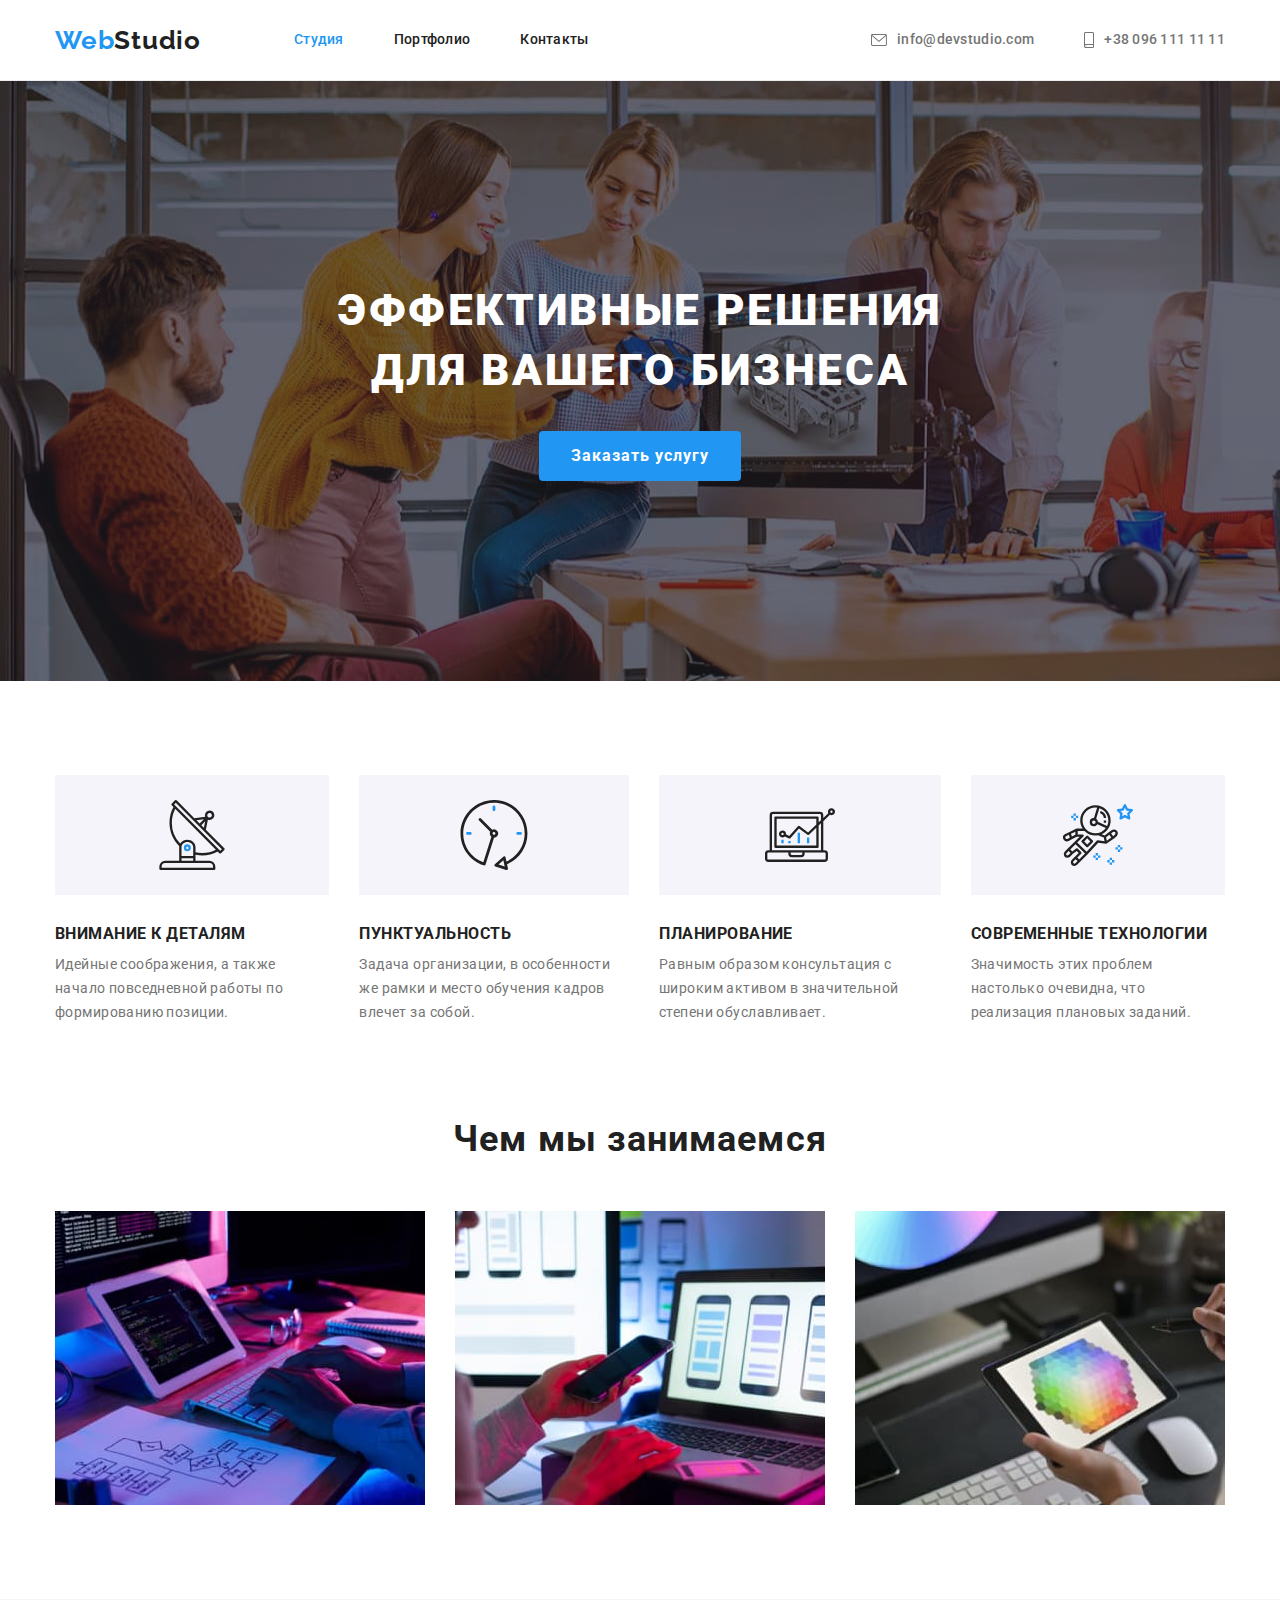
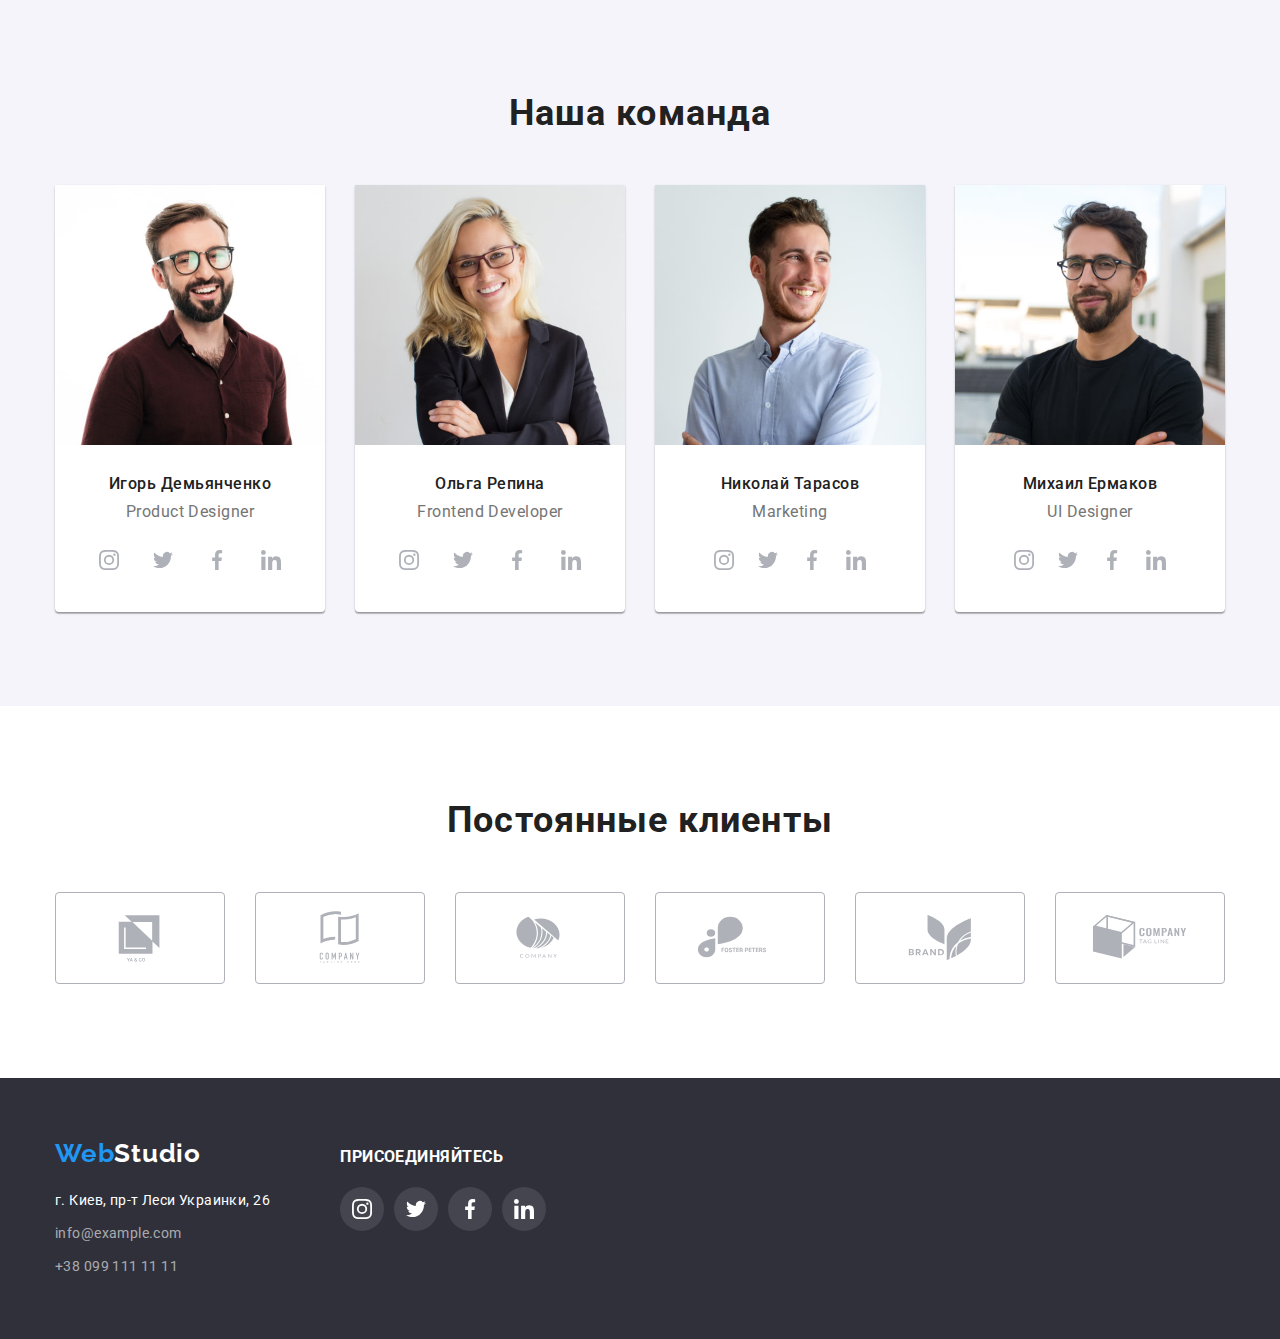
<file: index.html>
<!DOCTYPE html>
<html lang="ru">
  <head>
    <meta charset="UTF-8" />
    <meta http-equiv="X-UA-Compatible" content="IE=edge" />
    <meta name="viewport" content="width=device-width, initial-scale=1.0" />
    <title>WebStudio</title>
    <link rel="preconnect" href="https://fonts.googleapis.com" />
    <link rel="preconnect" href="https://fonts.gstatic.com" crossorigin />
    <link
      href="https://fonts.googleapis.com/css2?family=Raleway:wght@700&family=Roboto:wght@400;500;700;900&display=swap"
      rel="stylesheet"
    />
    <link
      rel="stylesheet"
      href="https://cdnjs.cloudflare.com/ajax/libs/modern-normalize/1.1.0/modern-normalize.min.css"
    />
    <link rel="stylesheet" href="./css/styles.css" />
  </head>
  <body>
    <header class="header">
      <div class="container main">
        <a href="" class="logo link"
          >Web<span class="header-logo">Studio</span></a
        >
        <nav class="header-navigation">
          <ul class="header-list list">
            <li class="header-item">
              <a href="./index.html" class="header-link link current">Студия</a>
            </li>
            <li class="header-item">
              <a href="./portfolio.html" class="header-link link">Портфолио</a>
            </li>
            <li class="header-item">
              <a href="" class="header-link link">Контакты</a>
            </li>
          </ul>
        </nav>
        <ul class="contact list">
          <li class="contact-item">
            <a href="mailto:info@devstudio.com" class="header-mail link"
              ><svg class="header-icon" width="16" height="12">
                  <use href="./images/icons.svg#icon-envelope">
                </svg>
                info@devstudio.com</a>
          </li>
          <li class="contact-item">
            <a href="tel:+380961111111" class="header-tel link"
              ><svg class="header-icon" width="10" height="16">
                  <use href="./images/icons.svg#icon-smartphone">
                </svg>
                +38 096 111 11 11</a>
          </li>
        </ul>
      </div>
    </header>
    <main>
      <section class="hero section">
        <div class="container">
          <h1 class="hero-text">Эффективные решения для вашего бизнеса</h1>
          <button type="button" class="hero-btn">Заказать услугу</button>
        </div>
      </section>
      <section class="making section">
        <div class="container">
          <h2 class="visualy-hidden">Преимущества</h2>
          <ul class="making-list list">
            <li class="making-item">
              <div class="making-item-background">
                <svg class="making-icon" width="70" height="70">
                  <use href="./images/icons.svg#icon-antenna">
                </svg>
              </div>
              <h3 class="making-item-top">Внимание к деталям</h3>
              <p class="making-item-bottom">
                Идейные соображения, а также начало повседневной работы по
                формированию позиции.
              </p>
            </li>
            <li class="making-item">
              <div class="making-item-background">
                <svg class="making-icon" width="70" height="70">
                  <use href="./images/icons.svg#icon-clock">
                </svg>
              </div>
              <h3 class="making-item-top">Пунктуальность</h3>
              <p class="making-item-bottom">
                Задача организации, в особенности же рамки и место обучения
                кадров влечет за собой.
              </p>
            </li>
            <li class="making-item">
              <div class="making-item-background">
                <svg class="making-icon" width="70" height="70">
                  <use href="./images/icons.svg#icon-diagram">
                </svg>
              </div>
              <h3 class="making-item-top">Планирование</h3>
              <p class="making-item-bottom">
                Равным образом консультация с широким активом в значительной
                степени обуславливает.
              </p>
            </li>
            <li class="making-item">
              <div class="making-item-background">
                <svg class="making-icon" width="70" height="70">
                  <use href="./images/icons.svg#icon-astronaut">
                </svg>
              </div>
              <h3 class="making-item-top">Современные технологии</h3>
              <p class="making-item-bottom">
                Значимость этих проблем настолько очевидна, что реализация
                плановых заданий.
              </p>
            </li>
          </ul>
        </div>
      </section>
      <section class="skills section">
        <div class="container">
          <h2 class="skills-text">Чем мы занимаемся</h2>
          <ul class="skills-list list">
            <li class="skills-item">
              <img
                src="./images/img1.jpg"
                alt="Десктопное приложение"
                width="370"
              />
            </li>
            <li class="skills-item">
              <img
                src="./images/img2.jpg"
                alt="Мобильное приложение"
                width="370"
              />
            </li>
            <li class="skills-item">
              <img
                src="./images/img3.jpg"
                alt="Дизайнерские задачи"
                width="370"
              />
            </li>
          </ul>
        </div>
      </section>
      <section class="staff section">
        <div class="container">
          <h2 class="staff-text">Наша команда</h2>
          <ul class="staff-list list">
            <li class="staff-item">
              <img
                src="./images/img4.jpg"
                alt="Первый член команды"
                width="270"
              />
              <div class="staff-padding">
                <h3 class="staff-name">Игорь Демьянченко</h3>
                <p class="staff-position">Product Designer</p>
                <ul class="staff-soc-list list">
                  <li class="staff-soc-item">
                    <a href="" class="staff-soc-link">
                      <svg class="staff-soc-icon" width="20" height="20">
                        <use href="./images/icons.svg#icon-instagram">
                      </svg>
                    </a>
                  </li>
                  <li class="staff-soc-item">
                    <a href="" class="staff-soc-link">
                      <svg class="staff-soc-icon" width="20" height="20">
                        <use href="./images/icons.svg#icon-twitter">
                      </svg>
                    </a>
                  </li>
                  <li class="staff-soc-item">
                    <a href="" class="staff-soc-link">
                      <svg class="staff-soc-icon" width="20" height="20">
                        <use href="./images/icons.svg#icon-facebook">
                      </svg>
                    </a>
                  </li>
                  <li class="staff-soc-item">
                    <a href="" class="staff-soc-link">
                      <svg class="staff-soc-icon" width="20" height="20">
                        <use href="./images/icons.svg#icon-linkedin">
                      </svg>
                    </a>
                  </li>
                </ul>
              </div>
            </li>
            <li class="staff-item">
              <img
                src="./images/img5.jpg"
                alt="Второй член команды"
                width="270"
              />
              <div class="staff-padding">
                <h3 class="staff-name">Ольга Репина</h3>
                <p class="staff-position">Frontend Developer</p>
                <ul class="staff-soc-list list">
                  <li class="staff-soc-item">
                    <a href="" class="staff-soc-link">
                      <svg class="staff-soc-icon" width="20" height="20">
                        <use href="./images/icons.svg#icon-instagram">
                      </svg>
                    </a>
                  </li>
                  <li class="staff-soc-item">
                    <a href="" class="staff-soc-link">
                      <svg class="staff-soc-icon" width="20" height="20">
                        <use href="./images/icons.svg#icon-twitter">
                      </svg>
                    </a>
                  </li>
                  <li class="staff-soc-item">
                    <a href="" class="staff-soc-link">
                      <svg class="staff-soc-icon" width="20" height="20">
                        <use href="./images/icons.svg#icon-facebook">
                      </svg>
                    </a>
                  </li>
                  <li class="staff-soc-item">
                    <a href="" class="staff-soc-link">
                      <svg class="staff-soc-icon" width="20" height="20">
                        <use href="./images/icons.svg#icon-linkedin">
                      </svg>
                    </a>
                  </li>
                </ul>
              </div>
            </li>
            <li class="staff-item">
              <img
                src="./images/img6.jpg"
                alt="Третий член команды"
                width="270"
              />
              <div class="staff-padding">
                <h3 class="staff-name">Николай Тарасов</h3>
                <p class="staff-position">Marketing</p>
                <ul class="staff-soc-list list">
                  <li class="staf-soc-item">
                    <a href="" class="staff-soc-link">
                      <svg class="staff-soc-icon" width="20" height="20">
                        <use href="./images/icons.svg#icon-instagram">
                      </svg>
                    </a>
                  </li>
                  <li class="staf-soc-item">
                    <a href="" class="staff-soc-link">
                      <svg class="staff-soc-icon" width="20" height="20">
                        <use href="./images/icons.svg#icon-twitter">
                      </svg>
                    </a>
                  </li>
                  <li class="staf-soc-item">
                    <a href="" class="staff-soc-link">
                      <svg class="staff-soc-icon" width="20" height="20">
                        <use href="./images/icons.svg#icon-facebook">
                      </svg>
                    </a>
                  </li>
                  <li class="staf-soc-item">
                    <a href="" class="staff-soc-link">
                      <svg class="staff-soc-icon" width="20" height="20">
                        <use href="./images/icons.svg#icon-linkedin">
                      </svg>
                    </a>
                  </li>
                </ul>
              </div>
            </li>
            <li class="staff-item">
              <img
                src="./images/img7.jpg"
                alt="Четвертый член команды"
                width="270"
              />
              <div class="staff-padding">
                <h3 class="staff-name">Михаил Ермаков</h3>
                <p class="staff-position">UI Designer</p>
                <ul class="staff-soc-list list">
                  <li class="staf-soc-item">
                    <a href="" class="staff-soc-link">
                      <svg class="staff-soc-icon" width="20" height="20">
                        <use href="./images/icons.svg#icon-instagram">
                      </svg>
                    </a>
                  </li>
                  <li class="staf-soc-item">
                    <a href="" class="staff-soc-link">
                      <svg class="staff-soc-icon" width="20" height="20">
                        <use href="./images/icons.svg#icon-twitter">
                      </svg>
                    </a>
                  </li>
                  <li class="staf-soc-item">
                    <a href="" class="staff-soc-link">
                      <svg class="staff-soc-icon" width="20" height="20">
                        <use href="./images/icons.svg#icon-facebook">
                      </svg>
                    </a>
                  </li>
                  <li class="staf-soc-item">
                    <a href="" class="staff-soc-link">
                      <svg class="staff-soc-icon" width="20" height="20">
                        <use href="./images/icons.svg#icon-linkedin">
                      </svg>
                    </a>
                  </li>
                </ul>
              </div>
            </li>
          </ul>
        </div>
      </section>
      <section class="clients section">
        <h2 class="clients-text">Постоянные клиенты</h2>
          <ul class="clients-list list">
            <li class="clients-item">
              <a href="" class="client-link">
                <svg class="client-icon" width="106" height="60">
                  <use href="./images/icons.svg#icon-Logo">
                </svg>
              </a>
            </li>
            <li class="clients-item">
              <a href="" class="client-link">
                <svg class="client-icon" width="106" height="60">
                  <use href="./images/icons.svg#icon-Logo2">
                </svg>
              </a>
            </li>
            <li class="clients-item">
              <a href="" class="client-link">
                <svg class="client-icon" width="106" height="60">
                  <use href="./images/icons.svg#icon-Logo3">
                </svg>
              </a>
            </li>
            <li class="clients-item">
              <a href="" class="client-link">
                <svg class="client-icon" width="106" height="60">
                  <use href="./images/icons.svg#icon-Logo4">
                </svg>
              </a>
            </li>
            <li class="clients-item">
              <a href="" class="client-link">
                <svg class="client-icon" width="106" height="60">
                  <use href="./images/icons.svg#icon-Logo5">
                </svg>
              </a>
            </li>
            <li class="clients-item">
              <a href="" class="client-link">
                <svg class="client-icon" width="106" height="60">
                  <use href="./images/icons.svg#icon-Logo6">
                </svg>
              </a>
            </li>
          </ul>
      </section>
    </main>
    <footer class="footer">
      <div class="container">
        <div class="footer-links">
          <a href="" class="logo link"
          >Web<span class="footer-logo">Studio</span></a
          >
          <address class="address">
          <ul class="address-list list">
            <li class="address-list-item">
              <a href="" class="address-street link"
                >г. Киев, пр-т Леси Украинки, 26</a
              >
            </li>
            <li class="address-list-item">
              <a href="mailto:info@devstudio.com" class="address-mail link"
                >info@example.com</a
              >
            </li>
            <li class="address-list-item">
              <a href="tel:+380961111111" class="address-tel link"
                >+38 099 111 11 11</a
              >
            </li>
          </ul>
          </address>
        </div>
        <div class="footer-social">
          <h3 class="footer-social-text">Присоединяйтесь</h3>
          <ul class="footer-soc-list list">
            <li class="footer-soc-item">
             <a href="" class="footer-soc-link">
               <svg class="footer-soc-icon" width="20" height="20">
                <use href="./images/icons.svg#icon-instagram">
               </svg>
             </a>
           </li>
           <li class="footer-soc-item">
             <a href="" class="footer-soc-link">
                <svg class="footer-soc-icon" width="20" height="20">
                  <use href="./images/icons.svg#icon-twitter">
               </svg>
             </a>
            </li>
           <li class="footer-soc-item">
              <a href="" class="footer-soc-link">
               <svg class="footer-soc-icon" width="20" height="20">
                 <use href="./images/icons.svg#icon-facebook">
               </svg>
             </a>
            </li>
            <li class="footer-soc-item">
             <a href="" class="footer-soc-link">
               <svg class="footer-soc-icon" width="20" height="20">
                  <use href="./images/icons.svg#icon-linkedin">
               </svg>
             </a>
            </li>
          </ul>
        </div>
      </div>
    </footer>
  </body>
</html>
</file>
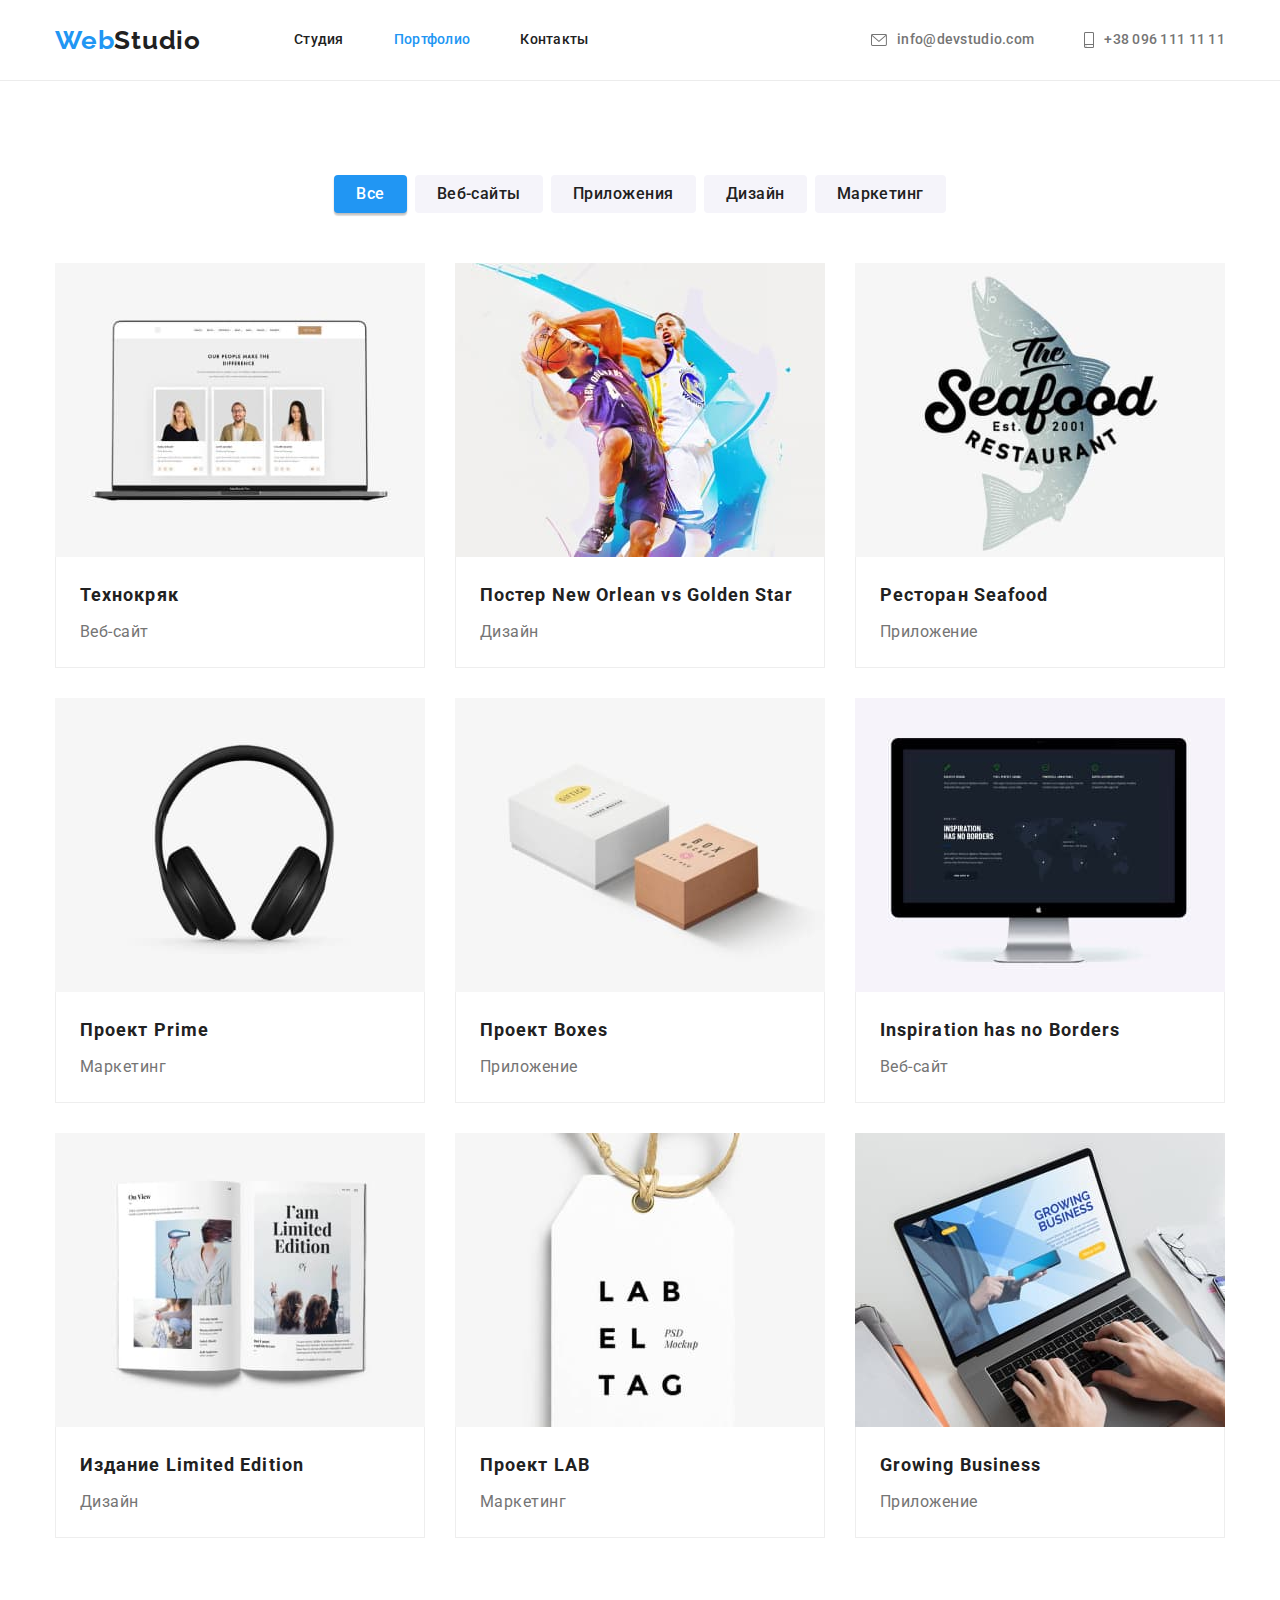
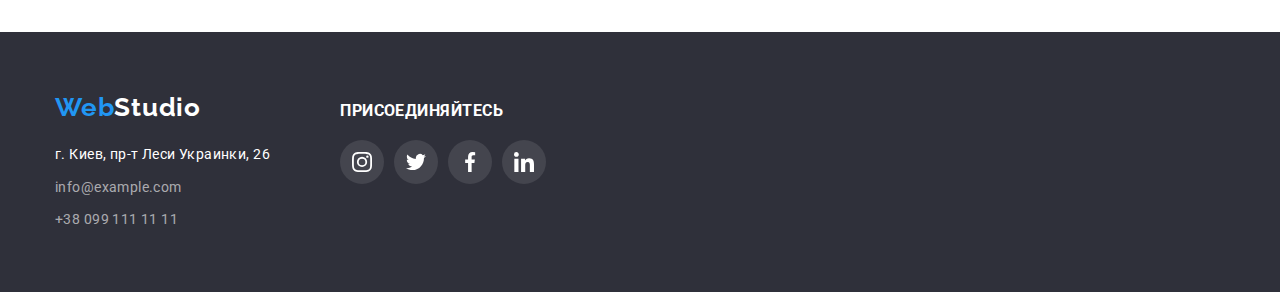
<file: portfolio.html>
<!DOCTYPE html>
<html lang="ru">
  <head>
    <meta charset="UTF-8" />
    <meta http-equiv="X-UA-Compatible" content="IE=edge" />
    <meta name="viewport" content="width=device-width, initial-scale=1.0" />
    <title>WebStudio</title>
    <link rel="preconnect" href="https://fonts.googleapis.com" />
    <link rel="preconnect" href="https://fonts.gstatic.com" crossorigin />
    <link
      href="https://fonts.googleapis.com/css2?family=Raleway:wght@700&family=Roboto:wght@400;500;700;900&display=swap"
      rel="stylesheet"
    />
    <link
      rel="stylesheet"
      href="https://cdnjs.cloudflare.com/ajax/libs/modern-normalize/1.1.0/modern-normalize.min.css"
    />
    <link rel="stylesheet" href="./css/styles.css" />
  </head>
  <body>
    <header class="header">
      <div class="container main">
        <a href="" class="logo link"
          >Web<span class="header-logo">Studio</span></a
        >
        <nav class="header-navigation">
          <ul class="header-list list">
            <li class="header-item">
              <a href="./index.html" class="header-link link">Студия</a>
            </li>
            <li class="header-item">
              <a href="./portfolio.html" class="header-link link current">Портфолио</a>
            </li>
            <li class="header-item">
              <a href="" class="header-link link">Контакты</a>
            </li>
          </ul>
        </nav>
        <ul class="contact list">
          <li class="contact-item">
            <a href="mailto:info@devstudio.com" class="header-mail link"
              ><svg class="header-icon" width="16" height="12">
                  <use href="./images/icons.svg#icon-envelope">
                </svg>
                info@devstudio.com</a>
          </li>
          <li class="contact-item">
            <a href="tel:+380961111111" class="header-tel link"
              ><svg class="header-icon" width="10" height="16">
                  <use href="./images/icons.svg#icon-smartphone">
                </svg>
                +38 096 111 11 11</a>
          </li>
        </ul>
      </div>
    </header>
    <main>
      <section class="portfolio section">
        <div class="container">
          <h1 class="visualy-hidden">Портфолио</h1>
          <ul class="portfolio-btns list">
            <li class="portfolio-nav">
              <button type="button" class="portfolio-btn current">Все</button>
            </li>
            <li class="portfolio-nav">
              <button type="button" class="portfolio-btn">Веб-сайты</button>
            </li>
            <li class="portfolio-nav">
              <button type="button" class="portfolio-btn">Приложения</button>
            </li>
            <li class="portfolio-nav">
              <button type="button" class="portfolio-btn">Дизайн</button>
            </li>
            <li class="portfolio-nav">
              <button type="button" class="portfolio-btn">Маркетинг</button>
            </li>
          </ul>
          <ul class="portfolio-list list">
            <li class="portfolio-item">
              <a href="" class="link">
                <img src="./images/img8.jpg" alt="Проэкт 1" width="370" />
                <div class="portfolio-padding">
                  <h2 class="portfolio-tittle">Технокряк</h2>
                  <p class="porfolio-text">Веб-сайт</p>
                </div>
              </a>
            </li>
            <li class="portfolio-item">
              <a href="" class="link">
                <img src="./images/img9.jpg" alt="Проэкт 2" width="370" />
                <div class="portfolio-padding">
                  <h2 class="portfolio-tittle">Постер New Orlean vs Golden Star</h2>
                  <p class="porfolio-text">Дизайн</p>
                </div>
              </a>
            </li>
            <li class="portfolio-item">
              <a href="" class="link">
                <img src="./images/img10.jpg" alt="Проэкт 3" width="370" />
                <div class="portfolio-padding">
                  <h2 class="portfolio-tittle">Ресторан Seafood</h2>
                  <p class="porfolio-text">Приложение</p>
                </div>
              </a>
            </li>
            <li class="portfolio-item">
              <a href="" class="link">
                <img src="./images/img11.jpg" alt="Проэкт 4" width="370" />
                <div class="portfolio-padding">
                  <h2 class="portfolio-tittle">Проект Prime</h2>
                  <p class="porfolio-text">Маркетинг</p>
                </div>
              </a>
            </li>
            <li class="portfolio-item">
              <a href="" class="link">
                <img src="./images/img12.jpg" alt="Проэкт 5" width="370" />
                <div class="portfolio-padding">
                  <h2 class="portfolio-tittle">Проект Boxes</h2>
                  <p class="porfolio-text">Приложение</p>
                </div>
              </a>
            </li>
            <li class="portfolio-item">
              <a href="" class="link">
                <img src="./images/img13.jpg" alt="Проэкт 6" width="370" />
                <div class="portfolio-padding">
                  <h2 class="portfolio-tittle">Inspiration has no Borders</h2>
                  <p class="porfolio-text">Веб-сайт</p>
                </div>
              </a>
            </li>
            <li class="portfolio-item">
              <a href="" class="link">
                <img src="./images/img14.jpg" alt="Проэкт 7" width="370" />
                <div class="portfolio-padding">
                  <h2 class="portfolio-tittle">Издание Limited Edition</h2>
                  <p class="porfolio-text">Дизайн</p>
                </div>
              </a>
            </li>
            <li class="portfolio-item">
              <a href="" class="link">
                <img src="./images/img15.jpg" alt="Проэкт 8" width="370" />
                <div class="portfolio-padding">
                  <h2 class="portfolio-tittle">Проект LAB</h2>
                  <p class="porfolio-text">Маркетинг</p>
                </div>
              </a>
            </li>
            <li class="portfolio-item">
              <a href="" class="link">
                <img src="./images/img16.jpg" alt="Проэкт 9" width="370" />
                <div class="portfolio-padding">
                  <h2 class="portfolio-tittle">Growing Business</h2>
                  <p class="porfolio-text">Приложение</p>
                </div>
              </a>
            </li>
          </ul>
        </div>
      </section>
    </main>
    <footer class="footer">
      <div class="container">
        <div class="footer-links">
          <a href="" class="logo link"
          >Web<span class="footer-logo">Studio</span></a
          >
          <address class="address">
          <ul class="address-list list">
            <li class="address-list-item">
              <a href="" class="address-street link"
                >г. Киев, пр-т Леси Украинки, 26</a
              >
            </li>
            <li class="address-list-item">
              <a href="mailto:info@devstudio.com" class="address-mail link"
                >info@example.com</a
              >
            </li>
            <li class="address-list-item">
              <a href="tel:+380961111111" class="address-tel link"
                >+38 099 111 11 11</a
              >
            </li>
          </ul>
          </address>
        </div>
        <div class="footer-social">
          <h3 class="footer-social-text">Присоединяйтесь</h3>
          <ul class="footer-soc-list list">
            <li class="footer-soc-item">
             <a href="" class="footer-soc-link">
               <svg class="footer-soc-icon" width="20" height="20">
                <use href="./images/icons.svg#icon-instagram">
               </svg>
             </a>
           </li>
           <li class="footer-soc-item">
             <a href="" class="footer-soc-link">
                <svg class="footer-soc-icon" width="20" height="20">
                  <use href="./images/icons.svg#icon-twitter">
               </svg>
             </a>
            </li>
           <li class="footer-soc-item">
              <a href="" class="footer-soc-link">
               <svg class="footer-soc-icon" width="20" height="20">
                 <use href="./images/icons.svg#icon-facebook">
               </svg>
             </a>
            </li>
            <li class="footer-soc-item">
             <a href="" class="footer-soc-link">
               <svg class="footer-soc-icon" width="20" height="20">
                  <use href="./images/icons.svg#icon-linkedin">
               </svg>
             </a>
            </li>
          </ul>
        </div>
      </div>
    </footer>
  </body>
</html>
</file>
<file: css/styles.css>
body {
  font-family: Roboto, Tahoma, sans-serif;
  color: var(--main-text-color);
  background-color: var(--primary-white-color);
  font-size: 14px;
}

:root {
  --secondary-text-color: #757575;
  --main-text-color: #212121;
  --accent-color: #2196f3;
  --primary-white-color: #ffffff;
  --icon-color: #afb1b8;
}

h1,
h2,
h3,
p {
  margin: 0;
}

.link {
  text-decoration: none;
}

.list {
  list-style: none;
  margin: 0;
  padding: 0;
}

img {
  display: block;
}

.container {
  width: 1200px;
  padding-left: 15px;
  padding-right: 15px;
  margin-left: auto;
  margin-right: auto;
}

.container.main {
  display: flex;
  align-items: center;
}

.section {
  padding-top: 94px;
  padding-bottom: 94px;
}

.logo {
  font-family: "Raleway";
  font-style: normal;
  font-weight: 700;
  font-size: 26px;
  line-height: 1.19;
  letter-spacing: 0.03em;
  color: var(--accent-color);
}

.header-logo {
  color: var(--main-text-color);
}

.header .logo {
  margin-right: 93px;
}

.header-list {
  display: flex;
}

.header-item:not(:last-child) {
  margin-right: 50px;
}

.header-link {
  display: block;
  padding-top: 32px;
  padding-bottom: 32px;
  font-weight: 500;
  font-size: 14px;
  line-height: 1.14;
  letter-spacing: 0.02em;
  color: inherit;
}

.header-link:hover,
.header-link:focus,
.header-link:active,
.header-list .link.current {
  color: var(--accent-color);
}

.header {
  border-bottom: 1px solid #ececec;
}

.contact {
  display: flex;
  margin-left: auto;
}

.header-tel,
.header-mail {
  padding-top: 32px;
  padding-bottom: 32px;
  font-weight: 500;
  font-size: 14px;
  line-height: 1.14;
  letter-spacing: 0.02em;
  color: var(--secondary-text-color);
  display: flex;
  justify-content: center;
  align-items: center;
}

.header-icon {
  margin-right: 10px;
  fill: var(--secondary-text-color);
}

.header-tel:hover .header-icon,
.header-tel:focus .header-icon,
.header-mail:hover .header-icon,
.header-mail:focus .header-icon {
  fill: var(--accent-color);
}

.contact-item:not(:last-child) {
  margin-right: 50px;
}

.address-tel:hover,
.address-tel:focus,
.address-mail:hover,
.address-mail:focus,
.header-mail:focus,
.header-tel:hover,
.header-tel:focus,
.header-mail:hover,
.header-mail:focus {
  color: var(--accent-color);
}

.hero {
  background-color: #2f303a;
  text-align: center;
  padding-top: 200px;
  padding-bottom: 200px;
  background-image: linear-gradient(
      rgba(47, 48, 58, 0.4),
      rgba(47, 48, 58, 0.4)
    ),
    url(../images/hero-bg.jpg);
  max-width: 1600px;
}

.hero-text {
  width: 696px;
  font-weight: 900;
  font-size: 44px;
  line-height: 1.36;
  letter-spacing: 0.06em;
  text-transform: uppercase;
  color: var(--primary-white-color);
  margin: 0 auto 30px auto;
}

.hero-btn {
  display: inline-block;
  font-family: inherit;
  font-style: normal;
  font-weight: 700;
  font-size: 16px;
  line-height: 1.87;
  letter-spacing: 0.06em;
  color: var(--primary-white-color);
  background: var(--accent-color);
  border: 0px;
  border-radius: 4px;
  cursor: pointer;
  padding: 10px 32px;
  min-width: 200px;
}

.hero-btn:hover,
.hero-btn:focus {
  background: #188ce8;
}

.visualy-hidden {
  display: none;
}

.making-list {
  display: flex;
}

.making-list .making-item + .making-item {
  margin-left: 30px;
}

.making-item-background {
  height: 120px;
  background-color: #f5f4fa;
  margin-bottom: 30px;
  display: flex;
  justify-content: center;
  align-items: center;
}

.making-item-top {
  margin-top: 0;
  margin-bottom: 10px;
  font-weight: 700;
  line-height: 1.14;
  letter-spacing: 0.03em;
  text-transform: uppercase;
  color: inherit;
}

.making-item-bottom {
  margin-top: 0;
  font-weight: 400;
  line-height: 1.71;
  letter-spacing: 0.03em;
  color: var(--secondary-text-color);
}

.skills {
  padding-top: 0;
}

.skills-list {
  display: flex;
}

.skills-list .skills-item + .skills-item {
  margin-left: 30px;
}

.skills-text,
.staff-text,
.clients-text {
  margin-top: 0;
  margin-bottom: 50px;
  font-weight: 700;
  font-size: 36px;
  line-height: 1.16;
  text-align: center;
  letter-spacing: 0.03em;
}

.staff {
  background-color: #f5f4fa;
}

.staff-list {
  display: flex;
}

.staff-item {
  background-color: var(--primary-white-color);
  box-shadow: 0px 1px 3px rgba(0, 0, 0, 0.12), 0px 1px 1px rgba(0, 0, 0, 0.14),
    0px 2px 1px rgba(0, 0, 0, 0.2);
  border-radius: 0px 0px 4px 4px;
}

.staff-list .staff-item + .staff-item {
  margin-left: 30px;
}

.staff-name {
  margin-top: 0;
  margin-bottom: 10px;
  font-weight: 500;
  font-size: 16px;
  line-height: 1.18;
  text-align: center;
  letter-spacing: 0.03em;
  color: inherit;
}

.staff-position {
  margin-top: 0;
  margin-bottom: 16px;
  font-weight: 400;
  font-size: 16px;
  line-height: 1.18;
  text-align: center;
  letter-spacing: 0.03em;
  color: var(--secondary-text-color);
}

.staff-padding {
  padding-top: 30px;
  padding-bottom: 30px;
}

.footer-soc-list,
.staff-soc-list {
  display: flex;
  justify-content: center;
}

.footer-soc-item + .footer-soc-item,
.staff-soc-item + .staff-soc-item {
  margin-left: 10px;
}

.staff-soc-link {
  width: 44px;
  height: 44px;
  border-radius: 50%;
  background-color: var(--primary-white-color);
  display: flex;
  justify-content: center;
  align-items: center;
}

.footer-soc-link:focus,
.footer-soc-link:hover,
.staff-soc-link:hover,
.staff-soc-link:focus {
  background-color: var(--accent-color);
}

.staff-soc-link:hover .staff-soc-icon,
.staff-soc-link:focus .staff-soc-icon {
  fill: var(--primary-white-color);
}

.staff-soc-icon {
  fill: var(--icon-color);
}

.footer-soc-icon {
  fill: var(--primary-white-color);
}

.clients-list {
  display: flex;
  justify-content: center;
}

.clients-item + .clients-item {
  margin-left: 30px;
}

.client-link {
  width: 170px;
  height: 92px;
  border: 1px solid var(--icon-color);
  box-sizing: border-box;
  border-radius: 4px;
  fill: var(--icon-color);
  display: flex;
  justify-content: center;
  align-items: center;
}

.client-link:hover,
.client-link:focus {
  fill: var(--accent-color);
  border-color: var(--accent-color);
}

.client-link:hover .clients-item {
  fill: var(--accent-color);
}

.footer {
  background-color: #2f303a;
  padding-top: 60px;
  padding-bottom: 60px;
}

.footer .container {
  display: flex;
  align-items: baseline;
}

.footer-links {
  margin-right: 70px;
}

.footer-logo {
  font-weight: 700;
  font-size: 26px;
  line-height: 1.19;
  letter-spacing: 0.03em;
  color: var(--primary-white-color);
}

.footer .logo {
  display: inline-block;
  margin-bottom: 20px;
}

.address {
  font-style: normal;
}

.address-street {
  font-weight: 400;
  font-size: 14px;
  line-height: 1.71;
  letter-spacing: 0.03em;
  color: var(--primary-white-color);
}

.address-mail,
.address-tel {
  font-weight: 400;
  font-size: 14px;
  line-height: 1.71;
  letter-spacing: 0.03em;
  color: rgba(255, 255, 255, 0.6);
}

.address-list-item:not(:last-child) {
  margin-bottom: 9px;
}

.footer-social-text {
  margin-top: 0;
  margin-bottom: 20px;
  font-weight: 700;
  line-height: 1.14;
  letter-spacing: 0.03em;
  text-transform: uppercase;
  color: var(--primary-white-color);
}

.footer-soc-link {
  width: 44px;
  height: 44px;
  border-radius: 50%;
  background-color: rgba(255, 255, 255, 0.1);
  display: flex;
  justify-content: center;
  align-items: center;
}

.portfolio {
  padding-top: 94px;
  padding-bottom: 94px;
}

.portfolio-btns {
  display: flex;
  justify-content: center;
  margin-bottom: 50px;
}

.portfolio-btn {
  font-family: inherit;
  font-style: normal;
  font-weight: 500;
  font-size: 16px;
  line-height: 1.62;
  letter-spacing: 0.03em;
  color: var(--main-text-color);
  background: #f5f4fa;
  border-radius: 4px;
  border: 0;
  cursor: pointer;
  padding: 6px 22px;
}

.portfolio-nav:not(:last-child) {
  margin-right: 8px;
}

.portfolio-btn.current,
.portfolio-btn:hover,
.portfolio-btn:focus {
  color: var(--primary-white-color);
  background: var(--accent-color);
  box-shadow: 0px 3px 1px rgba(0, 0, 0, 0.1), 0px 1px 2px rgba(0, 0, 0, 0.08),
    0px 2px 2px rgba(0, 0, 0, 0.12);
}

.portfolio-list {
  display: flex;
  flex-wrap: wrap;
}

.portfolio-item {
  margin-right: 30px;
  margin-bottom: 30px;
}

.portfolio-item:nth-child(3n) {
  margin-right: 0;
}

.portfolio-item:nth-last-child(-n + 3) {
  margin-bottom: 0;
}

.portfolio-item {
  background: var(--primary-white-color);
}

.portfolio-item:hover {
  box-shadow: 0px 1px 1px rgba(0, 0, 0, 0.12), 0px 4px 4px rgba(0, 0, 0, 0.06),
    1px 4px 6px rgba(0, 0, 0, 0.16);
}

.portfolio-tittle {
  margin-top: 0;
  margin-bottom: 4px;
  font-weight: 700;
  font-size: 18px;
  line-height: 2;
  letter-spacing: 0.06em;
  color: var(--main-text-color);
}

.porfolio-text {
  margin-top: 0;
  margin-bottom: 0;
  font-weight: 400;
  font-size: 16px;
  line-height: 1.87;
  letter-spacing: 0.03em;
  color: var(--secondary-text-color);
}

.portfolio-padding {
  padding: 20px 24px;
  border-bottom: 1px solid #eeeeee;
  border-right: 1px solid #eeeeee;
  border-left: 1px solid #eeeeee;
}
</file>
